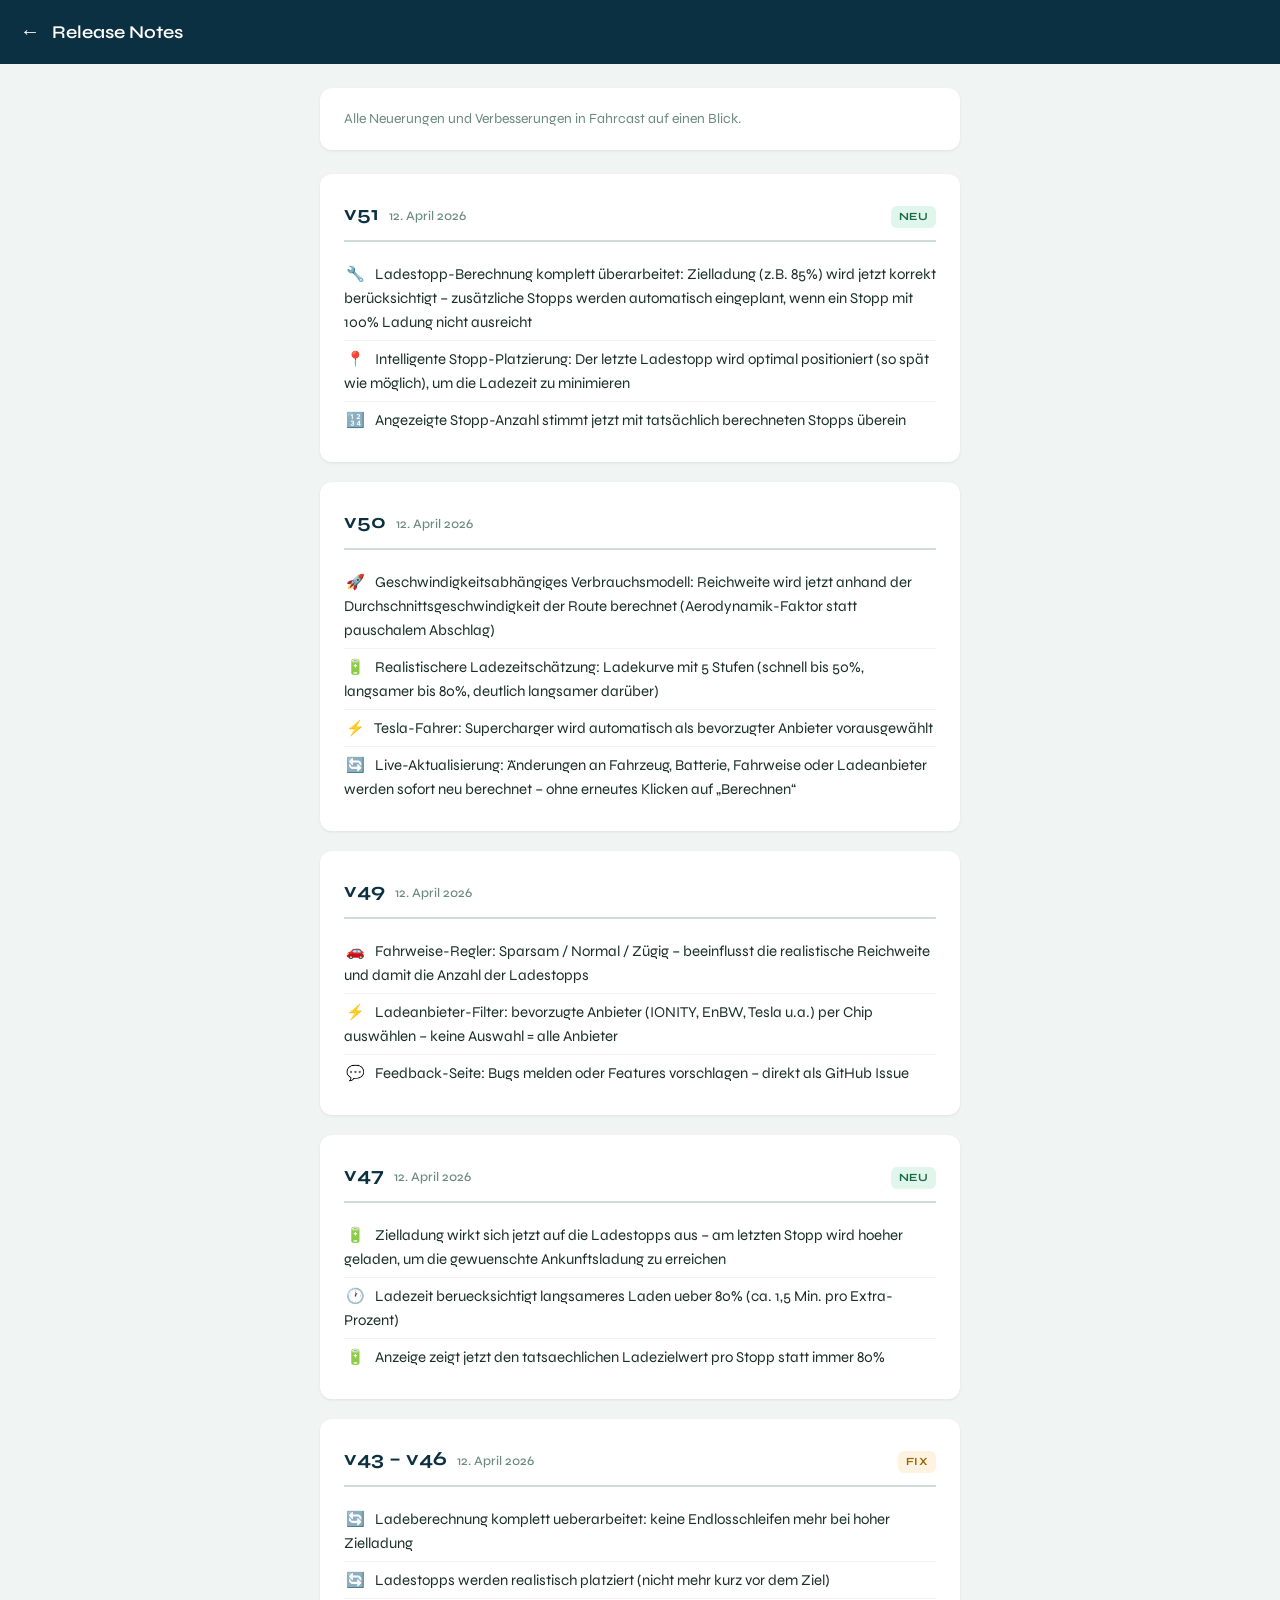
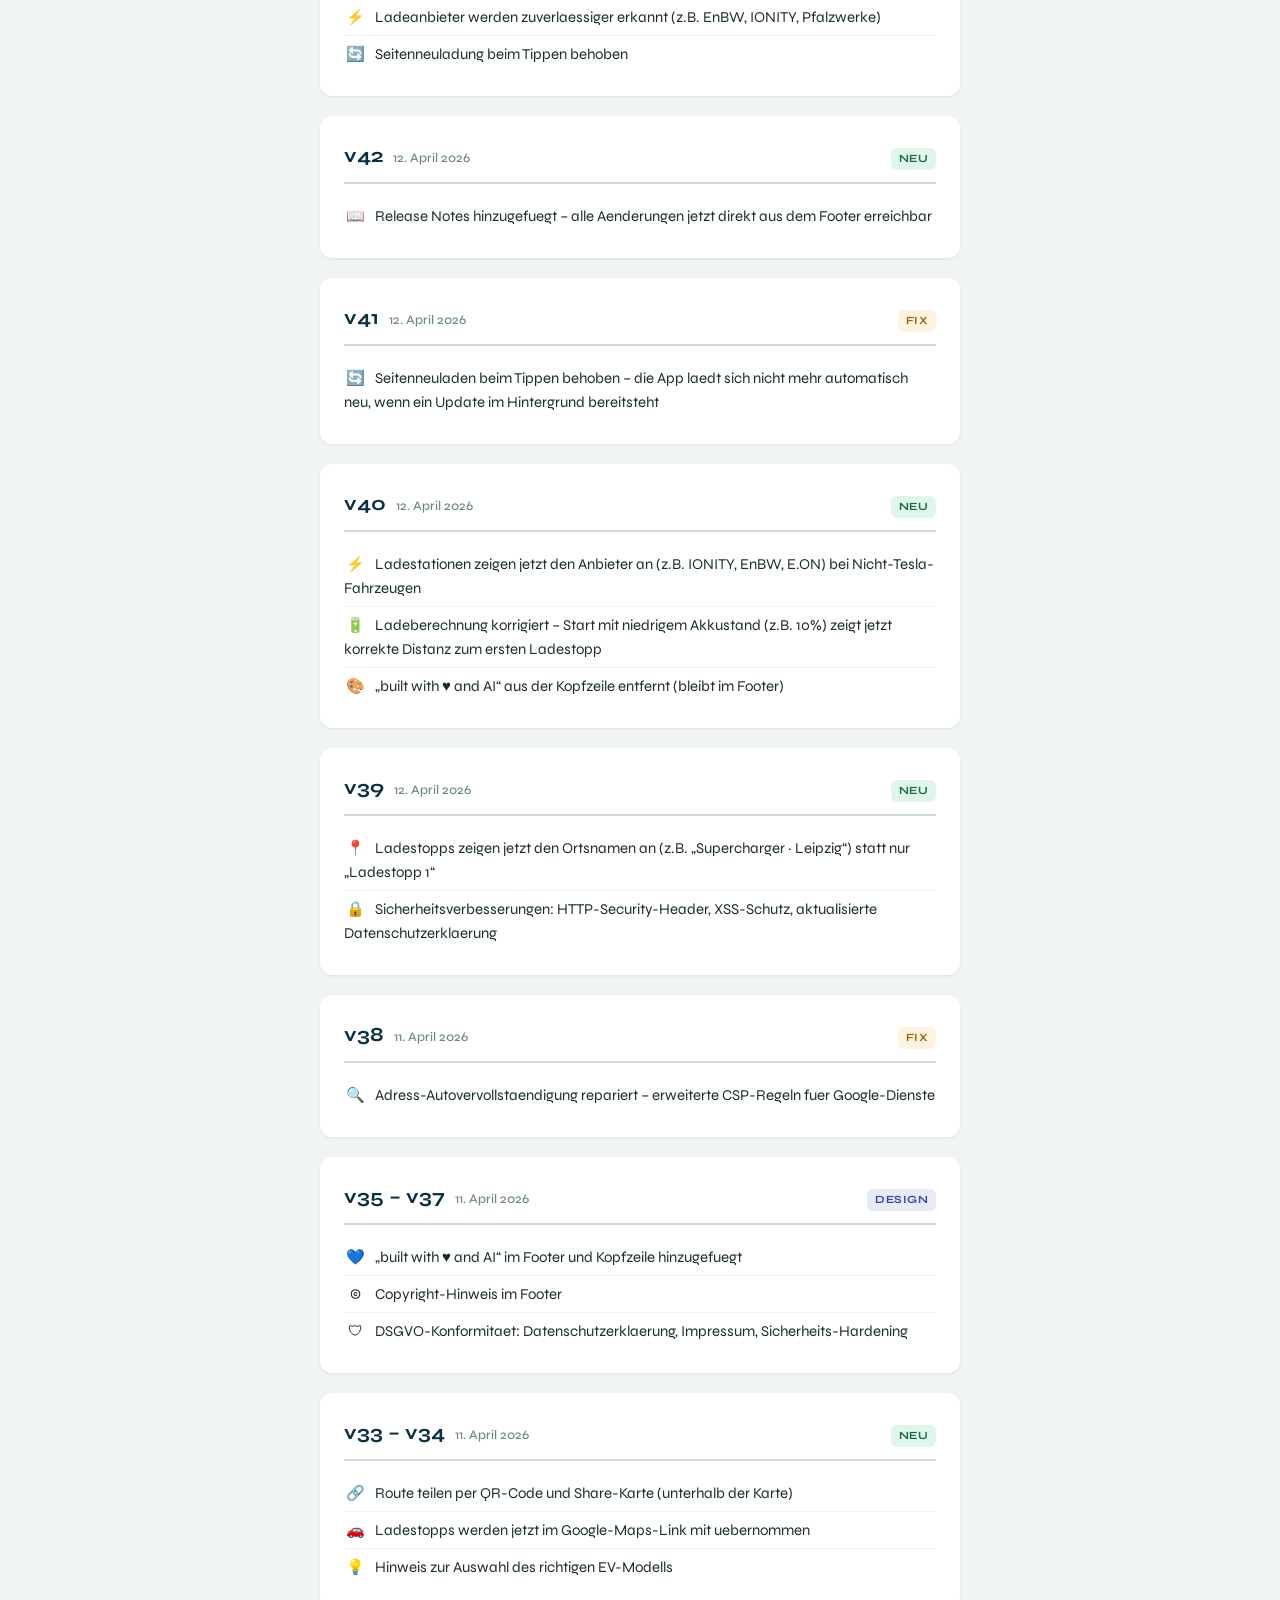
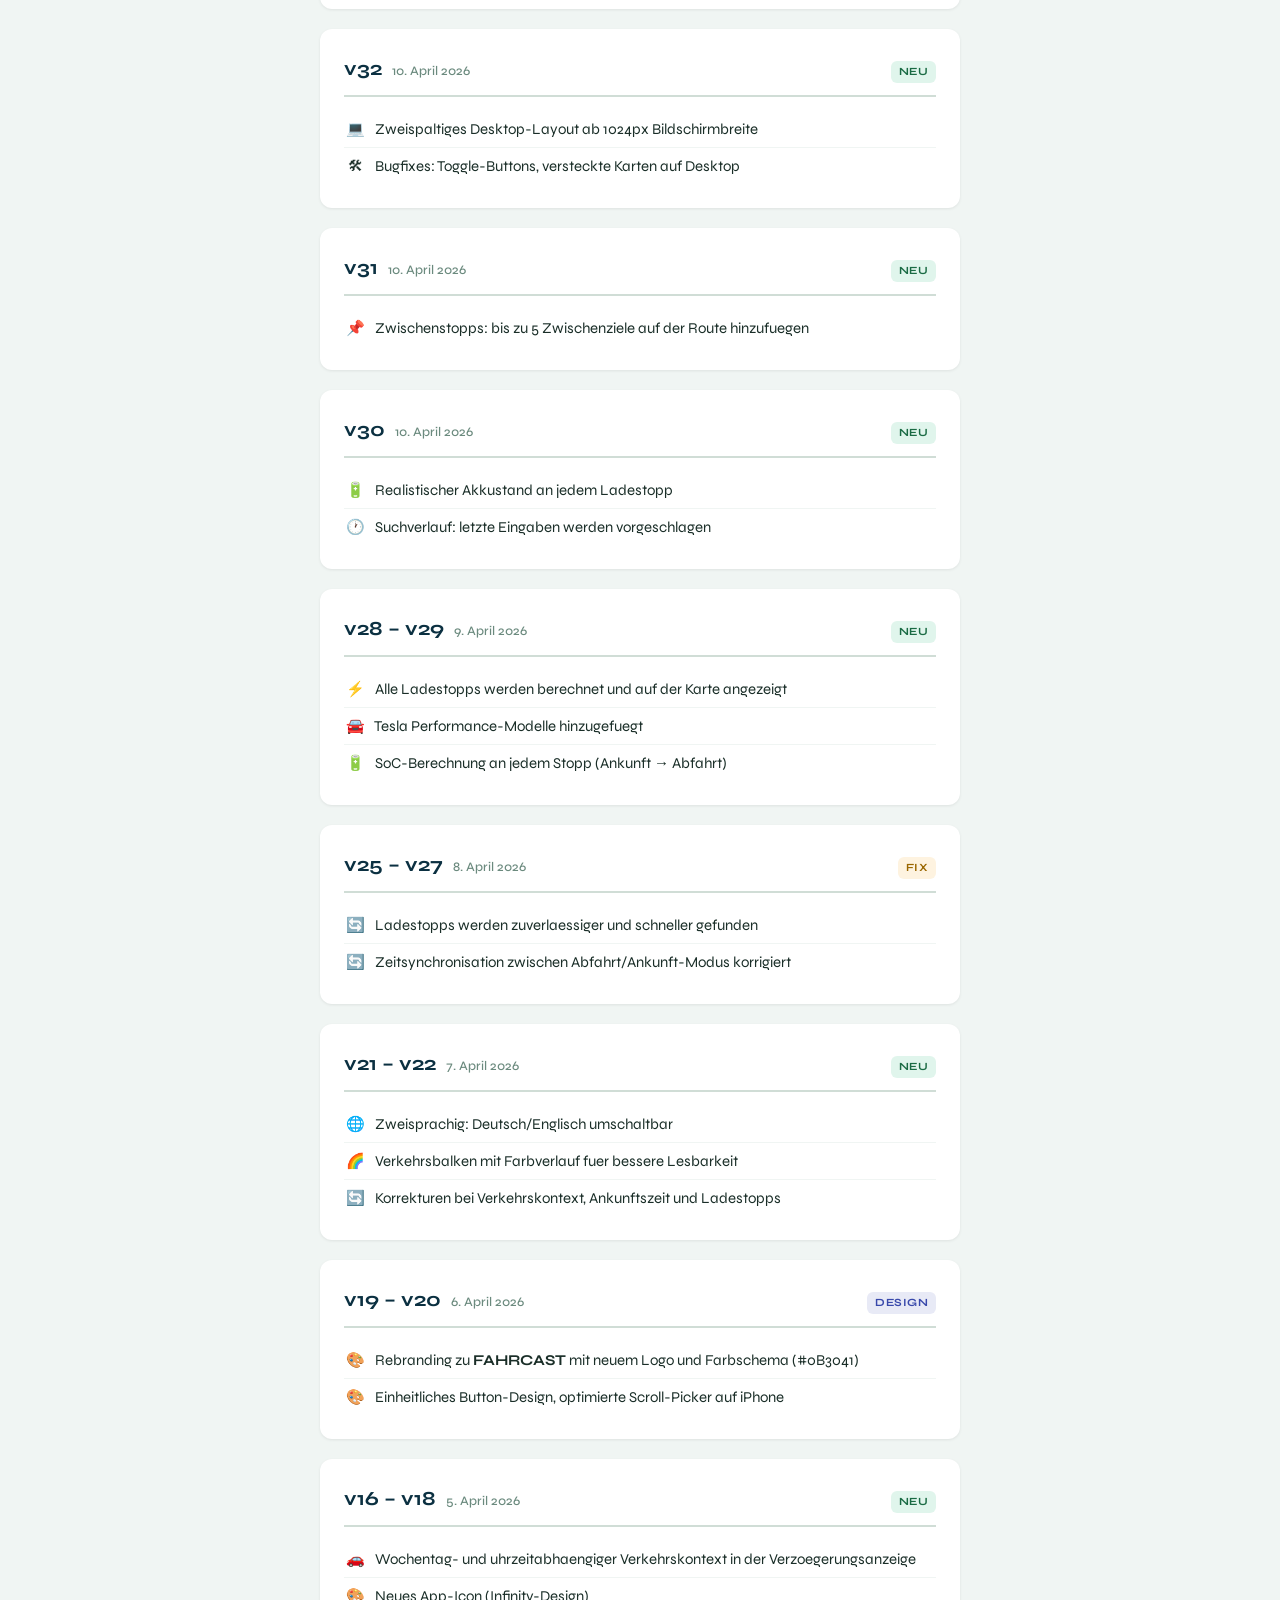
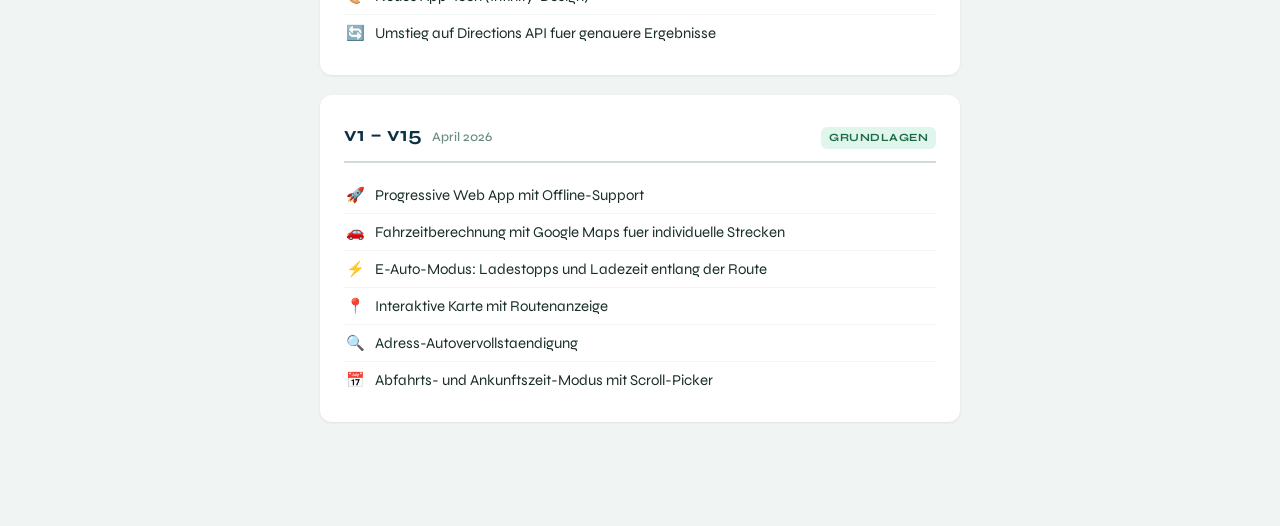
<file: changelog.html>
<!DOCTYPE html>
<html lang="de">
<head>
<meta charset="UTF-8">
<meta name="viewport" content="width=device-width, initial-scale=1.0">
<meta name="theme-color" content="#0B3041">
<title>Release Notes – Fahrcast</title>
<link href="fonts/fonts.css" rel="stylesheet">
<style>
  * { box-sizing: border-box; margin: 0; padding: 0; }
  body {
    font-family: 'Syne', -apple-system, BlinkMacSystemFont, "Segoe UI", sans-serif;
    font-size: 16px; line-height: 1.6; color: #1a2e28;
    background: #f0f5f3; padding: 0 0 60px 0;
  }
  header {
    background: #0B3041; color: white; padding: 16px 20px;
    display: flex; align-items: center; gap: 12px;
    position: sticky; top: 0; z-index: 10;
  }
  header a { color: white; text-decoration: none; font-size: 20px; }
  header h1 { font-size: 18px; font-weight: 600; }
  .container { max-width: 680px; margin: 0 auto; padding: 24px 20px; }
  .version-card {
    background: white; border-radius: 12px; padding: 24px;
    margin-bottom: 20px; box-shadow: 0 1px 3px rgba(0,0,0,0.08);
  }
  .version-header {
    display: flex; align-items: baseline; gap: 10px;
    margin-bottom: 14px; padding-bottom: 10px; border-bottom: 2px solid #d0ddd6;
  }
  .version-tag {
    font-size: 20px; font-weight: 700; color: #0B3041;
  }
  .version-date {
    font-size: 13px; color: #6b8a7e; font-weight: 500;
  }
  .version-badge {
    display: inline-block; font-size: 11px; font-weight: 700;
    padding: 2px 8px; border-radius: 6px; margin-left: auto;
    text-transform: uppercase; letter-spacing: 0.5px;
  }
  .badge-new { background: #e0f5ec; color: #1a6b44; }
  .badge-fix { background: #fef3e0; color: #9a6700; }
  .badge-design { background: #e8eaf6; color: #3949ab; }
  .change-item {
    padding: 6px 0; font-size: 15px;
  }
  .change-item + .change-item {
    border-top: 1px solid #f0f5f3;
  }
  .change-icon {
    display: inline-block; width: 22px; text-align: center; margin-right: 6px;
  }
  .intro {
    background: white; border-radius: 12px; padding: 20px 24px;
    margin-bottom: 24px; box-shadow: 0 1px 3px rgba(0,0,0,0.08);
    font-size: 14px; color: #6b8a7e;
  }
</style>
</head>
<body>
<header>
  <a href="index.html" aria-label="Zurueck">&larr;</a>
  <h1>Release Notes</h1>
</header>

<div class="container">

<div class="intro">
  Alle Neuerungen und Verbesserungen in Fahrcast auf einen Blick.
</div>

<div class="version-card">
  <div class="version-header">
    <span class="version-tag">v51</span>
    <span class="version-date">12. April 2026</span>
    <span class="version-badge badge-new">Neu</span>
  </div>
  <div class="change-item"><span class="change-icon">&#128295;</span> Ladestopp-Berechnung komplett &uuml;berarbeitet: Zielladung (z.B. 85%) wird jetzt korrekt ber&uuml;cksichtigt &ndash; zus&auml;tzliche Stopps werden automatisch eingeplant, wenn ein Stopp mit 100% Ladung nicht ausreicht</div>
  <div class="change-item"><span class="change-icon">&#128205;</span> Intelligente Stopp-Platzierung: Der letzte Ladestopp wird optimal positioniert (so sp&auml;t wie m&ouml;glich), um die Ladezeit zu minimieren</div>
  <div class="change-item"><span class="change-icon">&#128290;</span> Angezeigte Stopp-Anzahl stimmt jetzt mit tats&auml;chlich berechneten Stopps &uuml;berein</div>
</div>

<div class="version-card">
  <div class="version-header">
    <span class="version-tag">v50</span>
    <span class="version-date">12. April 2026</span>
  </div>
  <div class="change-item"><span class="change-icon">&#128640;</span> Geschwindigkeitsabh&auml;ngiges Verbrauchsmodell: Reichweite wird jetzt anhand der Durchschnittsgeschwindigkeit der Route berechnet (Aerodynamik-Faktor statt pauschalem Abschlag)</div>
  <div class="change-item"><span class="change-icon">&#128267;</span> Realistischere Ladezeitsch&auml;tzung: Ladekurve mit 5 Stufen (schnell bis 50%, langsamer bis 80%, deutlich langsamer dar&uuml;ber)</div>
  <div class="change-item"><span class="change-icon">&#9889;</span> Tesla-Fahrer: Supercharger wird automatisch als bevorzugter Anbieter vorausgew&auml;hlt</div>
  <div class="change-item"><span class="change-icon">&#128260;</span> Live-Aktualisierung: &Auml;nderungen an Fahrzeug, Batterie, Fahrweise oder Ladeanbieter werden sofort neu berechnet &ndash; ohne erneutes Klicken auf &bdquo;Berechnen&ldquo;</div>
</div>

<div class="version-card">
  <div class="version-header">
    <span class="version-tag">v49</span>
    <span class="version-date">12. April 2026</span>
  </div>
  <div class="change-item"><span class="change-icon">&#128663;</span> Fahrweise-Regler: Sparsam / Normal / Z&uuml;gig &ndash; beeinflusst die realistische Reichweite und damit die Anzahl der Ladestopps</div>
  <div class="change-item"><span class="change-icon">&#9889;</span> Ladeanbieter-Filter: bevorzugte Anbieter (IONITY, EnBW, Tesla u.a.) per Chip ausw&auml;hlen &ndash; keine Auswahl = alle Anbieter</div>
  <div class="change-item"><span class="change-icon">&#128172;</span> Feedback-Seite: Bugs melden oder Features vorschlagen &ndash; direkt als GitHub Issue</div>
</div>

<div class="version-card">
  <div class="version-header">
    <span class="version-tag">v47</span>
    <span class="version-date">12. April 2026</span>
    <span class="version-badge badge-new">Neu</span>
  </div>
  <div class="change-item"><span class="change-icon">&#128267;</span> Zielladung wirkt sich jetzt auf die Ladestopps aus &ndash; am letzten Stopp wird hoeher geladen, um die gewuenschte Ankunftsladung zu erreichen</div>
  <div class="change-item"><span class="change-icon">&#128336;</span> Ladezeit beruecksichtigt langsameres Laden ueber 80% (ca. 1,5 Min. pro Extra-Prozent)</div>
  <div class="change-item"><span class="change-icon">&#128267;</span> Anzeige zeigt jetzt den tatsaechlichen Ladezielwert pro Stopp statt immer 80%</div>
</div>

<div class="version-card">
  <div class="version-header">
    <span class="version-tag">v43 &ndash; v46</span>
    <span class="version-date">12. April 2026</span>
    <span class="version-badge badge-fix">Fix</span>
  </div>
  <div class="change-item"><span class="change-icon">&#128260;</span> Ladeberechnung komplett ueberarbeitet: keine Endlosschleifen mehr bei hoher Zielladung</div>
  <div class="change-item"><span class="change-icon">&#128260;</span> Ladestopps werden realistisch platziert (nicht mehr kurz vor dem Ziel)</div>
  <div class="change-item"><span class="change-icon">&#9889;</span> Ladeanbieter werden zuverlaessiger erkannt (z.B. EnBW, IONITY, Pfalzwerke)</div>
  <div class="change-item"><span class="change-icon">&#128260;</span> Seitenneuladung beim Tippen behoben</div>
</div>

<div class="version-card">
  <div class="version-header">
    <span class="version-tag">v42</span>
    <span class="version-date">12. April 2026</span>
    <span class="version-badge badge-new">Neu</span>
  </div>
  <div class="change-item"><span class="change-icon">&#128214;</span> Release Notes hinzugefuegt &ndash; alle Aenderungen jetzt direkt aus dem Footer erreichbar</div>
</div>

<div class="version-card">
  <div class="version-header">
    <span class="version-tag">v41</span>
    <span class="version-date">12. April 2026</span>
    <span class="version-badge badge-fix">Fix</span>
  </div>
  <div class="change-item"><span class="change-icon">&#128260;</span> Seitenneuladen beim Tippen behoben &ndash; die App laedt sich nicht mehr automatisch neu, wenn ein Update im Hintergrund bereitsteht</div>
</div>

<div class="version-card">
  <div class="version-header">
    <span class="version-tag">v40</span>
    <span class="version-date">12. April 2026</span>
    <span class="version-badge badge-new">Neu</span>
  </div>
  <div class="change-item"><span class="change-icon">&#9889;</span> Ladestationen zeigen jetzt den Anbieter an (z.B. IONITY, EnBW, E.ON) bei Nicht-Tesla-Fahrzeugen</div>
  <div class="change-item"><span class="change-icon">&#128267;</span> Ladeberechnung korrigiert &ndash; Start mit niedrigem Akkustand (z.B. 10%) zeigt jetzt korrekte Distanz zum ersten Ladestopp</div>
  <div class="change-item"><span class="change-icon">&#127912;</span> &bdquo;built with &hearts; and AI&ldquo; aus der Kopfzeile entfernt (bleibt im Footer)</div>
</div>

<div class="version-card">
  <div class="version-header">
    <span class="version-tag">v39</span>
    <span class="version-date">12. April 2026</span>
    <span class="version-badge badge-new">Neu</span>
  </div>
  <div class="change-item"><span class="change-icon">&#128205;</span> Ladestopps zeigen jetzt den Ortsnamen an (z.B. &bdquo;Supercharger &middot; Leipzig&ldquo;) statt nur &bdquo;Ladestopp 1&ldquo;</div>
  <div class="change-item"><span class="change-icon">&#128274;</span> Sicherheitsverbesserungen: HTTP-Security-Header, XSS-Schutz, aktualisierte Datenschutzerklaerung</div>
</div>

<div class="version-card">
  <div class="version-header">
    <span class="version-tag">v38</span>
    <span class="version-date">11. April 2026</span>
    <span class="version-badge badge-fix">Fix</span>
  </div>
  <div class="change-item"><span class="change-icon">&#128269;</span> Adress-Autovervollstaendigung repariert &ndash; erweiterte CSP-Regeln fuer Google-Dienste</div>
</div>

<div class="version-card">
  <div class="version-header">
    <span class="version-tag">v35 &ndash; v37</span>
    <span class="version-date">11. April 2026</span>
    <span class="version-badge badge-design">Design</span>
  </div>
  <div class="change-item"><span class="change-icon">&#128153;</span> &bdquo;built with &hearts; and AI&ldquo; im Footer und Kopfzeile hinzugefuegt</div>
  <div class="change-item"><span class="change-icon">&copy;</span> Copyright-Hinweis im Footer</div>
  <div class="change-item"><span class="change-icon">&#128737;</span> DSGVO-Konformitaet: Datenschutzerklaerung, Impressum, Sicherheits-Hardening</div>
</div>

<div class="version-card">
  <div class="version-header">
    <span class="version-tag">v33 &ndash; v34</span>
    <span class="version-date">11. April 2026</span>
    <span class="version-badge badge-new">Neu</span>
  </div>
  <div class="change-item"><span class="change-icon">&#128279;</span> Route teilen per QR-Code und Share-Karte (unterhalb der Karte)</div>
  <div class="change-item"><span class="change-icon">&#128663;</span> Ladestopps werden jetzt im Google-Maps-Link mit uebernommen</div>
  <div class="change-item"><span class="change-icon">&#128161;</span> Hinweis zur Auswahl des richtigen EV-Modells</div>
</div>

<div class="version-card">
  <div class="version-header">
    <span class="version-tag">v32</span>
    <span class="version-date">10. April 2026</span>
    <span class="version-badge badge-new">Neu</span>
  </div>
  <div class="change-item"><span class="change-icon">&#128187;</span> Zweispaltiges Desktop-Layout ab 1024px Bildschirmbreite</div>
  <div class="change-item"><span class="change-icon">&#128736;</span> Bugfixes: Toggle-Buttons, versteckte Karten auf Desktop</div>
</div>

<div class="version-card">
  <div class="version-header">
    <span class="version-tag">v31</span>
    <span class="version-date">10. April 2026</span>
    <span class="version-badge badge-new">Neu</span>
  </div>
  <div class="change-item"><span class="change-icon">&#128204;</span> Zwischenstopps: bis zu 5 Zwischenziele auf der Route hinzufuegen</div>
</div>

<div class="version-card">
  <div class="version-header">
    <span class="version-tag">v30</span>
    <span class="version-date">10. April 2026</span>
    <span class="version-badge badge-new">Neu</span>
  </div>
  <div class="change-item"><span class="change-icon">&#128267;</span> Realistischer Akkustand an jedem Ladestopp</div>
  <div class="change-item"><span class="change-icon">&#128336;</span> Suchverlauf: letzte Eingaben werden vorgeschlagen</div>
</div>

<div class="version-card">
  <div class="version-header">
    <span class="version-tag">v28 &ndash; v29</span>
    <span class="version-date">9. April 2026</span>
    <span class="version-badge badge-new">Neu</span>
  </div>
  <div class="change-item"><span class="change-icon">&#9889;</span> Alle Ladestopps werden berechnet und auf der Karte angezeigt</div>
  <div class="change-item"><span class="change-icon">&#128664;</span> Tesla Performance-Modelle hinzugefuegt</div>
  <div class="change-item"><span class="change-icon">&#128267;</span> SoC-Berechnung an jedem Stopp (Ankunft &rarr; Abfahrt)</div>
</div>

<div class="version-card">
  <div class="version-header">
    <span class="version-tag">v25 &ndash; v27</span>
    <span class="version-date">8. April 2026</span>
    <span class="version-badge badge-fix">Fix</span>
  </div>
  <div class="change-item"><span class="change-icon">&#128260;</span> Ladestopps werden zuverlaessiger und schneller gefunden</div>
  <div class="change-item"><span class="change-icon">&#128260;</span> Zeitsynchronisation zwischen Abfahrt/Ankunft-Modus korrigiert</div>
</div>

<div class="version-card">
  <div class="version-header">
    <span class="version-tag">v21 &ndash; v22</span>
    <span class="version-date">7. April 2026</span>
    <span class="version-badge badge-new">Neu</span>
  </div>
  <div class="change-item"><span class="change-icon">&#127760;</span> Zweisprachig: Deutsch/Englisch umschaltbar</div>
  <div class="change-item"><span class="change-icon">&#127752;</span> Verkehrsbalken mit Farbverlauf fuer bessere Lesbarkeit</div>
  <div class="change-item"><span class="change-icon">&#128260;</span> Korrekturen bei Verkehrskontext, Ankunftszeit und Ladestopps</div>
</div>

<div class="version-card">
  <div class="version-header">
    <span class="version-tag">v19 &ndash; v20</span>
    <span class="version-date">6. April 2026</span>
    <span class="version-badge badge-design">Design</span>
  </div>
  <div class="change-item"><span class="change-icon">&#127912;</span> Rebranding zu <strong>FAHRCAST</strong> mit neuem Logo und Farbschema (#0B3041)</div>
  <div class="change-item"><span class="change-icon">&#127912;</span> Einheitliches Button-Design, optimierte Scroll-Picker auf iPhone</div>
</div>

<div class="version-card">
  <div class="version-header">
    <span class="version-tag">v16 &ndash; v18</span>
    <span class="version-date">5. April 2026</span>
    <span class="version-badge badge-new">Neu</span>
  </div>
  <div class="change-item"><span class="change-icon">&#128663;</span> Wochentag- und uhrzeitabhaengiger Verkehrskontext in der Verzoegerungsanzeige</div>
  <div class="change-item"><span class="change-icon">&#127912;</span> Neues App-Icon (Infinity-Design)</div>
  <div class="change-item"><span class="change-icon">&#128260;</span> Umstieg auf Directions API fuer genauere Ergebnisse</div>
</div>

<div class="version-card">
  <div class="version-header">
    <span class="version-tag">v1 &ndash; v15</span>
    <span class="version-date">April 2026</span>
    <span class="version-badge badge-new">Grundlagen</span>
  </div>
  <div class="change-item"><span class="change-icon">&#128640;</span> Progressive Web App mit Offline-Support</div>
  <div class="change-item"><span class="change-icon">&#128663;</span> Fahrzeitberechnung mit Google Maps fuer individuelle Strecken</div>
  <div class="change-item"><span class="change-icon">&#9889;</span> E-Auto-Modus: Ladestopps und Ladezeit entlang der Route</div>
  <div class="change-item"><span class="change-icon">&#128205;</span> Interaktive Karte mit Routenanzeige</div>
  <div class="change-item"><span class="change-icon">&#128269;</span> Adress-Autovervollstaendigung</div>
  <div class="change-item"><span class="change-icon">&#128197;</span> Abfahrts- und Ankunftszeit-Modus mit Scroll-Picker</div>
</div>

</div>
</body>
</html>
</file>
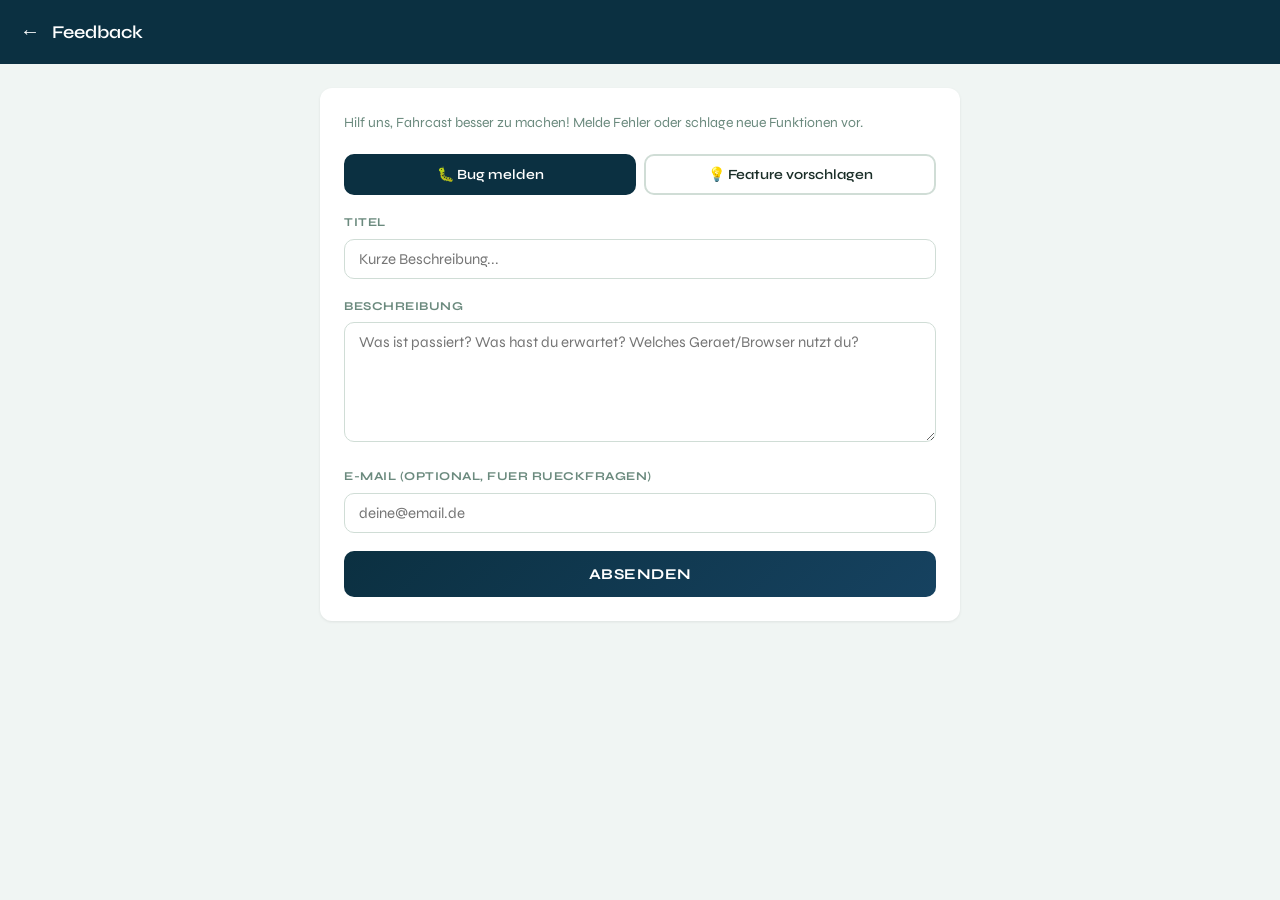
<file: feedback.html>
<!DOCTYPE html>
<html lang="de">
<head>
<meta charset="UTF-8">
<meta name="viewport" content="width=device-width, initial-scale=1.0">
<meta name="theme-color" content="#0B3041">
<title>Feedback – Fahrcast</title>
<link href="fonts/fonts.css" rel="stylesheet">
<style>
  * { box-sizing: border-box; margin: 0; padding: 0; }
  body {
    font-family: 'Syne', -apple-system, BlinkMacSystemFont, "Segoe UI", sans-serif;
    font-size: 16px; line-height: 1.6; color: #1a2e28;
    background: #f0f5f3; padding: 0 0 60px 0;
  }
  header {
    background: #0B3041; color: white; padding: 16px 20px;
    display: flex; align-items: center; gap: 12px;
    position: sticky; top: 0; z-index: 10;
  }
  header a { color: white; text-decoration: none; font-size: 20px; }
  header h1 { font-size: 18px; font-weight: 600; }
  .container { max-width: 680px; margin: 0 auto; padding: 24px 20px; }
  .form-card {
    background: white; border-radius: 12px; padding: 24px;
    box-shadow: 0 1px 3px rgba(0,0,0,0.08);
  }
  .form-intro {
    font-size: 14px; color: #6b8a7e; margin-bottom: 20px;
  }
  .form-group { margin-bottom: 18px; }
  .form-group label {
    display: block; font-size: 12px; font-weight: 700;
    text-transform: uppercase; letter-spacing: 0.5px;
    color: #6b8a7e; margin-bottom: 6px;
  }
  .type-toggle {
    display: flex; gap: 8px; margin-bottom: 18px;
  }
  .type-btn {
    flex: 1; padding: 10px 16px; border: 2px solid #d0ddd6;
    border-radius: 10px; background: white; cursor: pointer;
    font-family: inherit; font-size: 14px; font-weight: 600;
    color: #1a2e28; text-align: center; transition: all 0.15s;
  }
  .type-btn.active {
    border-color: #0B3041; background: #0B3041; color: white;
  }
  .type-btn:hover:not(.active) { border-color: #0B3041; }
  input[type="text"], input[type="email"], textarea {
    width: 100%; padding: 10px 14px; border: 1.5px solid #d0ddd6;
    border-radius: 10px; font-family: inherit; font-size: 15px;
    color: #1a2e28; background: white; outline: none;
    transition: border-color 0.2s;
  }
  input:focus, textarea:focus { border-color: #0B3041; }
  textarea { min-height: 120px; resize: vertical; }
  .submit-btn {
    width: 100%; padding: 14px; border: none; border-radius: 10px;
    background: linear-gradient(135deg, #0B3041 0%, #164260 100%);
    color: white; font-family: inherit; font-size: 15px;
    font-weight: 700; cursor: pointer; text-transform: uppercase;
    letter-spacing: 0.5px; transition: transform 0.1s, box-shadow 0.2s;
  }
  .submit-btn:hover { transform: translateY(-2px); box-shadow: 0 6px 20px rgba(11, 48, 65, 0.4); }
  .submit-btn:active { transform: translateY(0); }
  .submit-btn:disabled { opacity: 0.6; cursor: not-allowed; transform: none; }
  .success-msg {
    display: none; text-align: center; padding: 24px;
    background: #e0f5ec; border-radius: 12px; margin-top: 16px;
  }
  .success-msg h2 { font-size: 20px; color: #1a6b44; margin-bottom: 8px; }
  .success-msg p { font-size: 14px; color: #6b8a7e; }
  .success-msg a { color: #0B3041; font-weight: 600; }
  .error-msg {
    display: none; text-align: center; padding: 16px;
    background: #fff0f0; border: 2px solid #c53030; border-radius: 10px;
    color: #c53030; font-size: 14px; font-weight: 600; margin-top: 12px;
  }
</style>
</head>
<body>
<header>
  <a href="index.html" aria-label="Zurueck">&larr;</a>
  <h1>Feedback</h1>
</header>

<div class="container">
  <div class="form-card" id="feedback-form-card">
    <p class="form-intro">Hilf uns, Fahrcast besser zu machen! Melde Fehler oder schlage neue Funktionen vor.</p>

    <div class="type-toggle">
      <button class="type-btn active" data-type="bug" onclick="setType(this)">🐛 Bug melden</button>
      <button class="type-btn" data-type="feature" onclick="setType(this)">💡 Feature vorschlagen</button>
    </div>

    <form id="feedback-form" onsubmit="submitFeedback(event)">
      <input type="hidden" id="fb-type" value="bug">

      <div class="form-group">
        <label for="fb-title">Titel</label>
        <input type="text" id="fb-title" placeholder="Kurze Beschreibung..." required>
      </div>

      <div class="form-group">
        <label for="fb-desc">Beschreibung</label>
        <textarea id="fb-desc" placeholder="Was ist passiert? Was hast du erwartet? Welches Geraet/Browser nutzt du?"></textarea>
      </div>

      <div class="form-group">
        <label for="fb-email">E-Mail (optional, fuer Rueckfragen)</label>
        <input type="email" id="fb-email" placeholder="deine@email.de">
      </div>

      <button type="submit" class="submit-btn" id="fb-submit">Absenden</button>
    </form>

    <div class="error-msg" id="fb-error"></div>
  </div>

  <div class="success-msg" id="fb-success">
    <h2>Danke fuer dein Feedback! 🎉</h2>
    <p>Dein Feedback wurde als GitHub Issue erstellt.<br>
    <a id="fb-issue-link" href="#" target="_blank">Issue ansehen &rarr;</a></p>
  </div>
</div>

<script>
  var currentType = 'bug';

  function setType(btn) {
    document.querySelectorAll('.type-btn').forEach(function(b) { b.classList.remove('active'); });
    btn.classList.add('active');
    currentType = btn.getAttribute('data-type');
    document.getElementById('fb-type').value = currentType;
    // Update placeholder
    var desc = document.getElementById('fb-desc');
    if (currentType === 'bug') {
      desc.placeholder = 'Was ist passiert? Was hast du erwartet? Welches Geraet/Browser nutzt du?';
    } else {
      desc.placeholder = 'Beschreibe die gewuenschte Funktion. Warum waere sie nuetzlich?';
    }
  }

  function submitFeedback(e) {
    e.preventDefault();
    var title = document.getElementById('fb-title').value.trim();
    var desc = document.getElementById('fb-desc').value.trim();
    var email = document.getElementById('fb-email').value.trim();
    var type = document.getElementById('fb-type').value;

    if (!title) return;

    var btn = document.getElementById('fb-submit');
    btn.disabled = true;
    btn.textContent = 'Wird gesendet...';

    var label = type === 'bug' ? 'bug' : 'enhancement';
    var body = desc || '(keine Beschreibung)';
    if (email) body += '\n\n---\nKontakt: ' + email;
    body += '\n\n---\n_Gesendet ueber Fahrcast Feedback-Formular_';

    // Create GitHub Issue via API
    fetch('https://api.github.com/repos/halloekes/fahrzeit/issues', {
      method: 'POST',
      headers: {
        'Content-Type': 'application/json',
        'Authorization': 'Bearer ' + atob('Z2l0aHViX3BhdA==') + '_' + getToken()
      },
      body: JSON.stringify({
        title: (type === 'bug' ? '[Bug] ' : '[Feature] ') + title,
        body: body,
        labels: [label]
      })
    })
    .then(function(res) {
      if (!res.ok) throw new Error('GitHub API: ' + res.status);
      return res.json();
    })
    .then(function(data) {
      document.getElementById('fb-issue-link').href = data.html_url;
      document.getElementById('feedback-form-card').style.display = 'none';
      document.getElementById('fb-success').style.display = 'block';
    })
    .catch(function(err) {
      // Fallback: open GitHub issue via URL (pre-filled)
      var url = 'https://github.com/halloekes/fahrzeit/issues/new?'
        + 'title=' + encodeURIComponent((type === 'bug' ? '[Bug] ' : '[Feature] ') + title)
        + '&body=' + encodeURIComponent(body)
        + '&labels=' + encodeURIComponent(label);
      window.open(url, '_blank');
      document.getElementById('feedback-form-card').style.display = 'none';
      document.getElementById('fb-success').style.display = 'block';
      document.getElementById('fb-issue-link').href = 'https://github.com/halloekes/fahrzeit/issues';
    })
    .finally(function() {
      btn.disabled = false;
      btn.textContent = 'Absenden';
    });
  }

  // No token embedded — always use fallback (URL-based issue creation)
  function getToken() { return ''; }
</script>
</body>
</html>
</file>
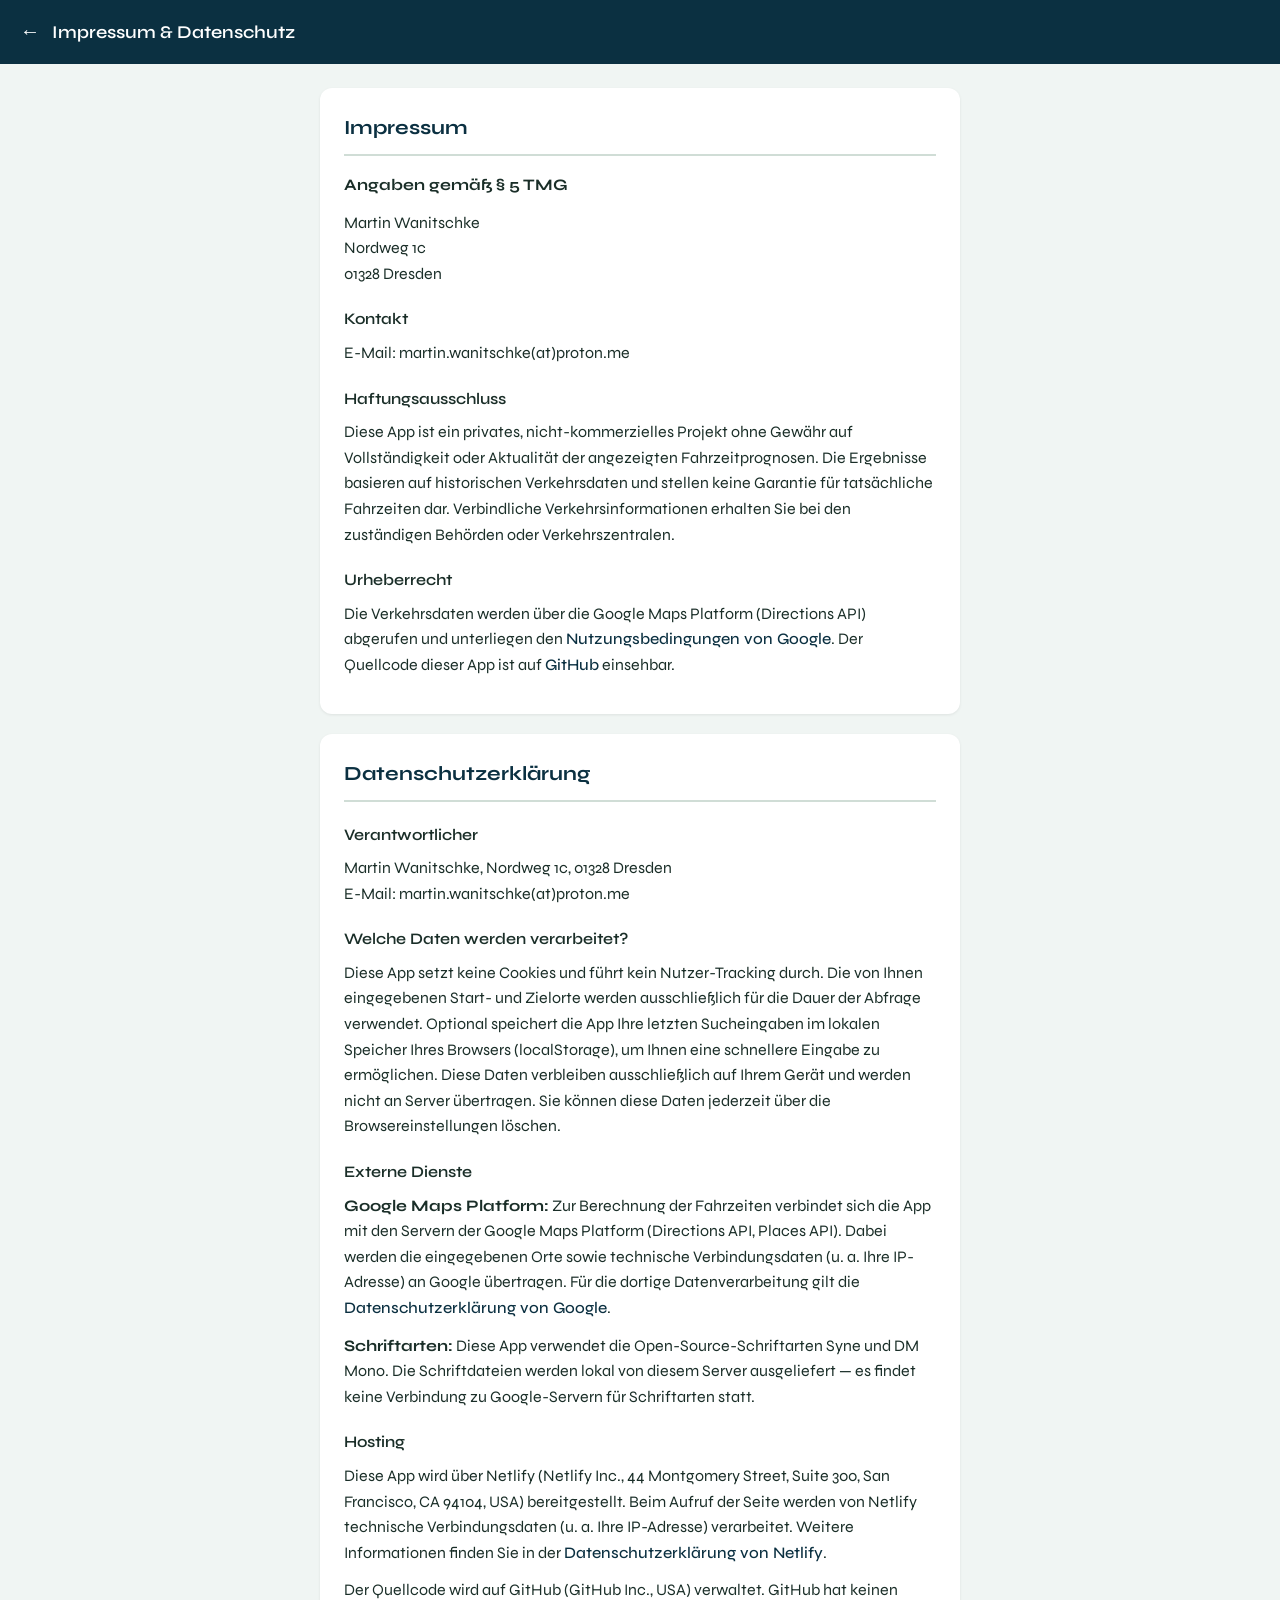
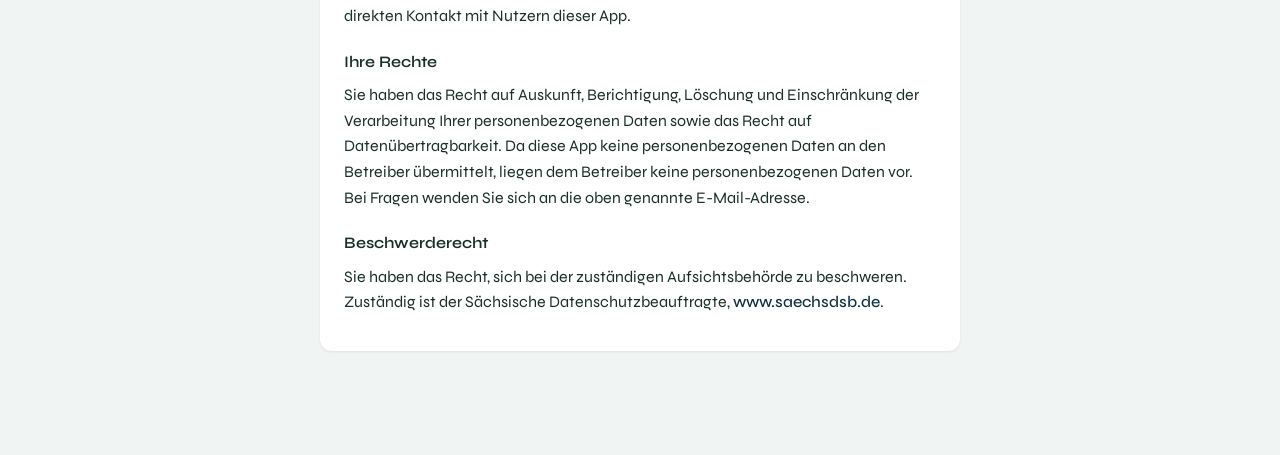
<file: impressum.html>
<!DOCTYPE html>
<html lang="de">
<head>
<meta charset="UTF-8">
<meta name="viewport" content="width=device-width, initial-scale=1.0">
<meta name="theme-color" content="#0B3041">
<title>Impressum & Datenschutz – Fahrcast</title>
<link href="fonts/fonts.css" rel="stylesheet">
<style>
  * { box-sizing: border-box; margin: 0; padding: 0; }
  body {
    font-family: 'Syne', -apple-system, BlinkMacSystemFont, "Segoe UI", sans-serif;
    font-size: 16px; line-height: 1.6; color: #1a2e28;
    background: #f0f5f3; padding: 0 0 60px 0;
  }
  header {
    background: #0B3041; color: white; padding: 16px 20px;
    display: flex; align-items: center; gap: 12px;
    position: sticky; top: 0; z-index: 10;
  }
  header a { color: white; text-decoration: none; font-size: 20px; }
  header h1 { font-size: 18px; font-weight: 600; }
  .container { max-width: 680px; margin: 0 auto; padding: 24px 20px; }
  section {
    background: white; border-radius: 12px; padding: 24px;
    margin-bottom: 20px; box-shadow: 0 1px 3px rgba(0,0,0,0.08);
  }
  h2 {
    font-size: 20px; font-weight: 700; color: #0B3041;
    margin-bottom: 16px; padding-bottom: 10px; border-bottom: 2px solid #d0ddd6;
  }
  h3 { font-size: 16px; font-weight: 600; margin: 20px 0 8px 0; color: #1a2e28; }
  p { margin-bottom: 12px; }
  a { color: #0B3041; text-decoration: none; font-weight: 500; }
  a:hover { text-decoration: underline; }
</style>
</head>
<body>
<header>
  <a href="index.html" aria-label="Zurück">←</a>
  <h1>Impressum & Datenschutz</h1>
</header>

<div class="container">

<section>
  <h2>Impressum</h2>
  <p><strong>Angaben gemäß § 5 TMG</strong></p>
  <p>Martin Wanitschke<br>Nordweg 1c<br>01328 Dresden</p>

  <h3>Kontakt</h3>
  <p>E-Mail: martin.wanitschke(at)proton.me</p>

  <h3>Haftungsausschluss</h3>
  <p>Diese App ist ein privates, nicht-kommerzielles Projekt ohne Gewähr auf Vollständigkeit oder Aktualität der angezeigten Fahrzeitprognosen. Die Ergebnisse basieren auf historischen Verkehrsdaten und stellen keine Garantie für tatsächliche Fahrzeiten dar. Verbindliche Verkehrsinformationen erhalten Sie bei den zuständigen Behörden oder Verkehrszentralen.</p>

  <h3>Urheberrecht</h3>
  <p>Die Verkehrsdaten werden über die Google Maps Platform (Directions API) abgerufen und unterliegen den <a href="https://cloud.google.com/maps-platform/terms" target="_blank" rel="noopener">Nutzungsbedingungen von Google</a>. Der Quellcode dieser App ist auf <a href="https://github.com/halloekes/fahrzeit" target="_blank" rel="noopener">GitHub</a> einsehbar.</p>
</section>

<section>
  <h2>Datenschutzerklärung</h2>

  <h3>Verantwortlicher</h3>
  <p>Martin Wanitschke, Nordweg 1c, 01328 Dresden<br>
  E-Mail: martin.wanitschke(at)proton.me</p>

  <h3>Welche Daten werden verarbeitet?</h3>
  <p>Diese App setzt keine Cookies und führt kein Nutzer-Tracking durch. Die von Ihnen eingegebenen Start- und Zielorte werden ausschließlich für die Dauer der Abfrage verwendet. Optional speichert die App Ihre letzten Sucheingaben im lokalen Speicher Ihres Browsers (localStorage), um Ihnen eine schnellere Eingabe zu ermöglichen. Diese Daten verbleiben ausschließlich auf Ihrem Gerät und werden nicht an Server übertragen. Sie können diese Daten jederzeit über die Browsereinstellungen löschen.</p>

  <h3>Externe Dienste</h3>
  <p><strong>Google Maps Platform:</strong> Zur Berechnung der Fahrzeiten verbindet sich die App mit den Servern der Google Maps Platform (Directions API, Places API). Dabei werden die eingegebenen Orte sowie technische Verbindungsdaten (u.&nbsp;a. Ihre IP-Adresse) an Google übertragen. Für die dortige Datenverarbeitung gilt die <a href="https://policies.google.com/privacy" target="_blank" rel="noopener">Datenschutzerklärung von Google</a>.</p>
  <p><strong>Schriftarten:</strong> Diese App verwendet die Open-Source-Schriftarten Syne und DM Mono. Die Schriftdateien werden lokal von diesem Server ausgeliefert — es findet keine Verbindung zu Google-Servern für Schriftarten statt.</p>

  <h3>Hosting</h3>
  <p>Diese App wird über Netlify (Netlify Inc., 44 Montgomery Street, Suite 300, San Francisco, CA 94104, USA) bereitgestellt. Beim Aufruf der Seite werden von Netlify technische Verbindungsdaten (u.&nbsp;a. Ihre IP-Adresse) verarbeitet. Weitere Informationen finden Sie in der <a href="https://www.netlify.com/privacy/" target="_blank" rel="noopener">Datenschutzerklärung von Netlify</a>.</p>
  <p>Der Quellcode wird auf GitHub (GitHub Inc., USA) verwaltet. GitHub hat keinen direkten Kontakt mit Nutzern dieser App.</p>

  <h3>Ihre Rechte</h3>
  <p>Sie haben das Recht auf Auskunft, Berichtigung, Löschung und Einschränkung der Verarbeitung Ihrer personenbezogenen Daten sowie das Recht auf Datenübertragbarkeit. Da diese App keine personenbezogenen Daten an den Betreiber übermittelt, liegen dem Betreiber keine personenbezogenen Daten vor. Bei Fragen wenden Sie sich an die oben genannte E-Mail-Adresse.</p>

  <h3>Beschwerderecht</h3>
  <p>Sie haben das Recht, sich bei der zuständigen Aufsichtsbehörde zu beschweren. Zuständig ist der Sächsische Datenschutzbeauftragte, <a href="https://www.saechsdsb.de" target="_blank" rel="noopener">www.saechsdsb.de</a>.</p>
</section>

</div>
</body>
</html>
</file>
<file: fonts/fonts.css>
/* Self-hosted Google Fonts — DSGVO-konform, keine Verbindung zu Google-Servern */

/* DM Mono 400 */
@font-face {
  font-family: 'DM Mono';
  font-style: normal;
  font-weight: 400;
  font-display: swap;
  src: url(dm-mono-400-latin-ext.woff2) format('woff2');
  unicode-range: U+0100-02BA, U+02BD-02C5, U+02C7-02CC, U+02CE-02D7, U+02DD-02FF, U+0304, U+0308, U+0329, U+1D00-1DBF, U+1E00-1E9F, U+1EF2-1EFF, U+2020, U+20A0-20AB, U+20AD-20C0, U+2113, U+2C60-2C7F, U+A720-A7FF;
}
@font-face {
  font-family: 'DM Mono';
  font-style: normal;
  font-weight: 400;
  font-display: swap;
  src: url(dm-mono-400-latin.woff2) format('woff2');
  unicode-range: U+0000-00FF, U+0131, U+0152-0153, U+02BB-02BC, U+02C6, U+02DA, U+02DC, U+0304, U+0308, U+0329, U+2000-206F, U+20AC, U+2122, U+2191, U+2193, U+2212, U+2215, U+FEFF, U+FFFD;
}

/* DM Mono 500 */
@font-face {
  font-family: 'DM Mono';
  font-style: normal;
  font-weight: 500;
  font-display: swap;
  src: url(dm-mono-500-latin-ext.woff2) format('woff2');
  unicode-range: U+0100-02BA, U+02BD-02C5, U+02C7-02CC, U+02CE-02D7, U+02DD-02FF, U+0304, U+0308, U+0329, U+1D00-1DBF, U+1E00-1E9F, U+1EF2-1EFF, U+2020, U+20A0-20AB, U+20AD-20C0, U+2113, U+2C60-2C7F, U+A720-A7FF;
}
@font-face {
  font-family: 'DM Mono';
  font-style: normal;
  font-weight: 500;
  font-display: swap;
  src: url(dm-mono-500-latin.woff2) format('woff2');
  unicode-range: U+0000-00FF, U+0131, U+0152-0153, U+02BB-02BC, U+02C6, U+02DA, U+02DC, U+0304, U+0308, U+0329, U+2000-206F, U+20AC, U+2122, U+2191, U+2193, U+2212, U+2215, U+FEFF, U+FFFD;
}

/* Syne 400 */
@font-face {
  font-family: 'Syne';
  font-style: normal;
  font-weight: 400;
  font-display: swap;
  src: url(syne-latin-ext.woff2) format('woff2');
  unicode-range: U+0100-02BA, U+02BD-02C5, U+02C7-02CC, U+02CE-02D7, U+02DD-02FF, U+0304, U+0308, U+0329, U+1D00-1DBF, U+1E00-1E9F, U+1EF2-1EFF, U+2020, U+20A0-20AB, U+20AD-20C0, U+2113, U+2C60-2C7F, U+A720-A7FF;
}
@font-face {
  font-family: 'Syne';
  font-style: normal;
  font-weight: 400;
  font-display: swap;
  src: url(syne-latin.woff2) format('woff2');
  unicode-range: U+0000-00FF, U+0131, U+0152-0153, U+02BB-02BC, U+02C6, U+02DA, U+02DC, U+0304, U+0308, U+0329, U+2000-206F, U+20AC, U+2122, U+2191, U+2193, U+2212, U+2215, U+FEFF, U+FFFD;
}

/* Syne 500 */
@font-face {
  font-family: 'Syne';
  font-style: normal;
  font-weight: 500;
  font-display: swap;
  src: url(syne-latin-ext-500-normal.woff2) format('woff2');
  unicode-range: U+0100-02BA, U+02BD-02C5, U+02C7-02CC, U+02CE-02D7, U+02DD-02FF, U+0304, U+0308, U+0329, U+1D00-1DBF, U+1E00-1E9F, U+1EF2-1EFF, U+2020, U+20A0-20AB, U+20AD-20C0, U+2113, U+2C60-2C7F, U+A720-A7FF;
}
@font-face {
  font-family: 'Syne';
  font-style: normal;
  font-weight: 500;
  font-display: swap;
  src: url(syne-latin-500-normal.woff2) format('woff2');
  unicode-range: U+0000-00FF, U+0131, U+0152-0153, U+02BB-02BC, U+02C6, U+02DA, U+02DC, U+0304, U+0308, U+0329, U+2000-206F, U+20AC, U+2122, U+2191, U+2193, U+2212, U+2215, U+FEFF, U+FFFD;
}

/* Syne 600 */
@font-face {
  font-family: 'Syne';
  font-style: normal;
  font-weight: 600;
  font-display: swap;
  src: url(syne-latin-ext-600-normal.woff2) format('woff2');
  unicode-range: U+0100-02BA, U+02BD-02C5, U+02C7-02CC, U+02CE-02D7, U+02DD-02FF, U+0304, U+0308, U+0329, U+1D00-1DBF, U+1E00-1E9F, U+1EF2-1EFF, U+2020, U+20A0-20AB, U+20AD-20C0, U+2113, U+2C60-2C7F, U+A720-A7FF;
}
@font-face {
  font-family: 'Syne';
  font-style: normal;
  font-weight: 600;
  font-display: swap;
  src: url(syne-latin-600-normal.woff2) format('woff2');
  unicode-range: U+0000-00FF, U+0131, U+0152-0153, U+02BB-02BC, U+02C6, U+02DA, U+02DC, U+0304, U+0308, U+0329, U+2000-206F, U+20AC, U+2122, U+2191, U+2193, U+2212, U+2215, U+FEFF, U+FFFD;
}

/* Syne 700 */
@font-face {
  font-family: 'Syne';
  font-style: normal;
  font-weight: 700;
  font-display: swap;
  src: url(syne-latin-ext-700-normal.woff2) format('woff2');
  unicode-range: U+0100-02BA, U+02BD-02C5, U+02C7-02CC, U+02CE-02D7, U+02DD-02FF, U+0304, U+0308, U+0329, U+1D00-1DBF, U+1E00-1E9F, U+1EF2-1EFF, U+2020, U+20A0-20AB, U+20AD-20C0, U+2113, U+2C60-2C7F, U+A720-A7FF;
}
@font-face {
  font-family: 'Syne';
  font-style: normal;
  font-weight: 700;
  font-display: swap;
  src: url(syne-latin-700-normal.woff2) format('woff2');
  unicode-range: U+0000-00FF, U+0131, U+0152-0153, U+02BB-02BC, U+02C6, U+02DA, U+02DC, U+0304, U+0308, U+0329, U+2000-206F, U+20AC, U+2122, U+2191, U+2193, U+2212, U+2215, U+FEFF, U+FFFD;
}
</file>
